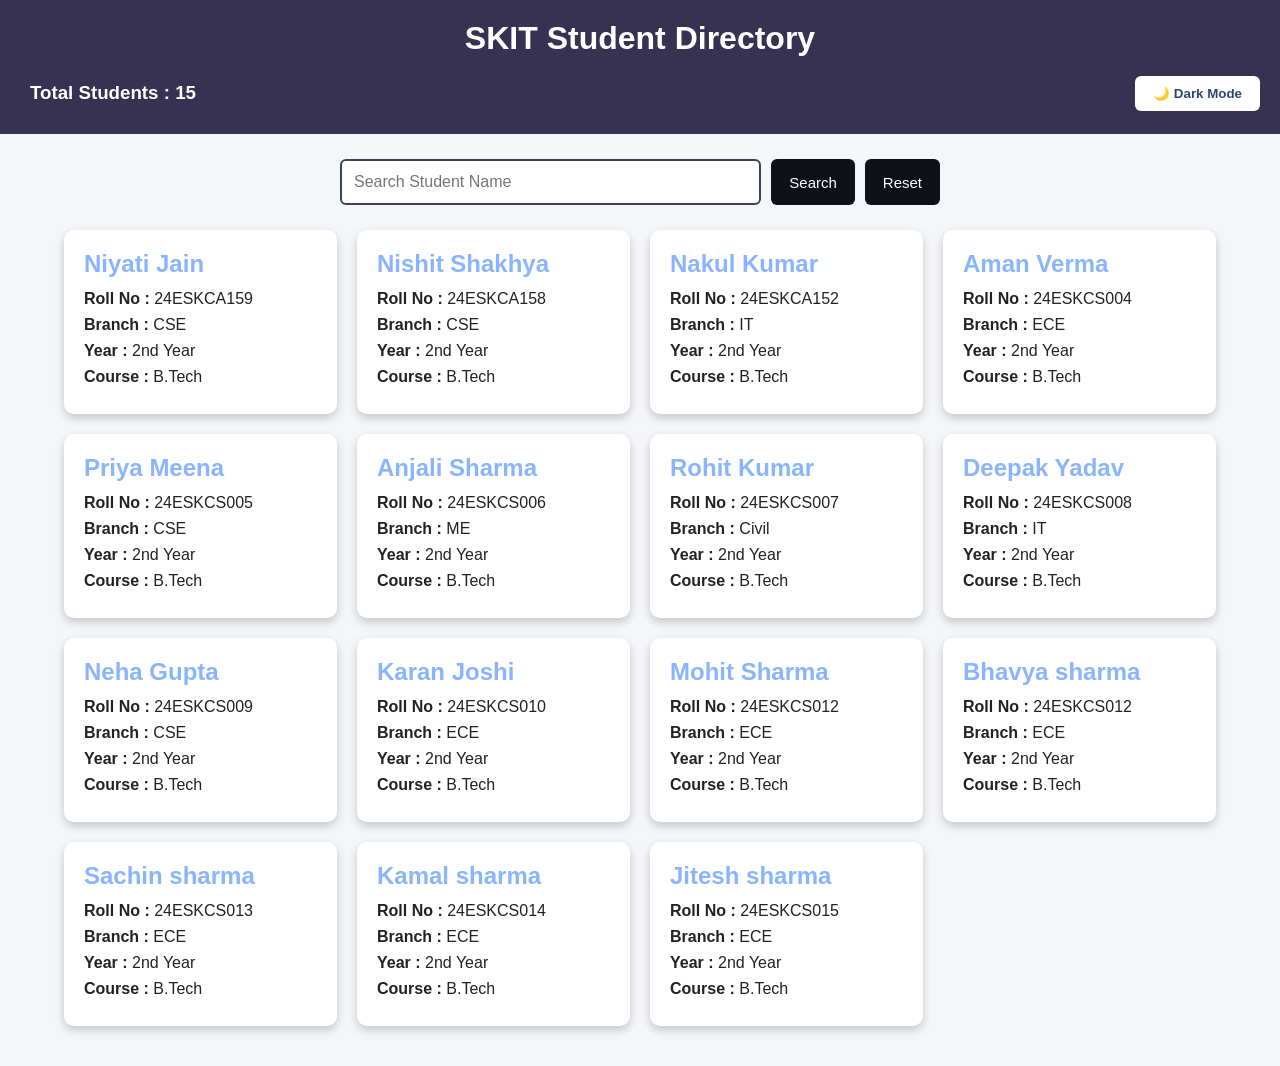
<file: 25ESKCA159/Day-5/index.html>
<!DOCTYPE html>
<html lang="en">
<head>
    <meta charset="UTF-8">
    <meta name="viewport" content="width=device-width, initial-scale=1.0">
    <title>SKIT Student Directory</title>

    <link rel="stylesheet" href="style.css">
</head>
<body>

<header>
    <h1>SKIT Student Directory</h1>

    <div class="top-bar">

        <h3>Total Students : <span id="totalStudent">10</span></h3>

        <button id="modeBtn" onclick="darkMode()">
            🌙 Dark Mode
        </button>

    </div>

</header>

<div class="search-box">

<input
type="text"
id="search"
placeholder="Search Student Name">

<button onclick="searchStudent()">
Search
</button>

<button onclick="resetStudents()">
Reset
</button>

</div>

<div id="message"></div>

<div id="studentContainer">
  <div class="card">
    <h2>${students[i].name}</h2>

    <button class="btn-details">
        Show Details
    </button>

    </div>

<div id="message"></div>

<div id="studentContainer">
    </div>
</div>

</div>
<script src="https://code.jquery.com/jquery-3.7.1.min.js"></script>
<script src="script.js"></script>
<script src="script.js"></script>

</body>
</html>
</file>
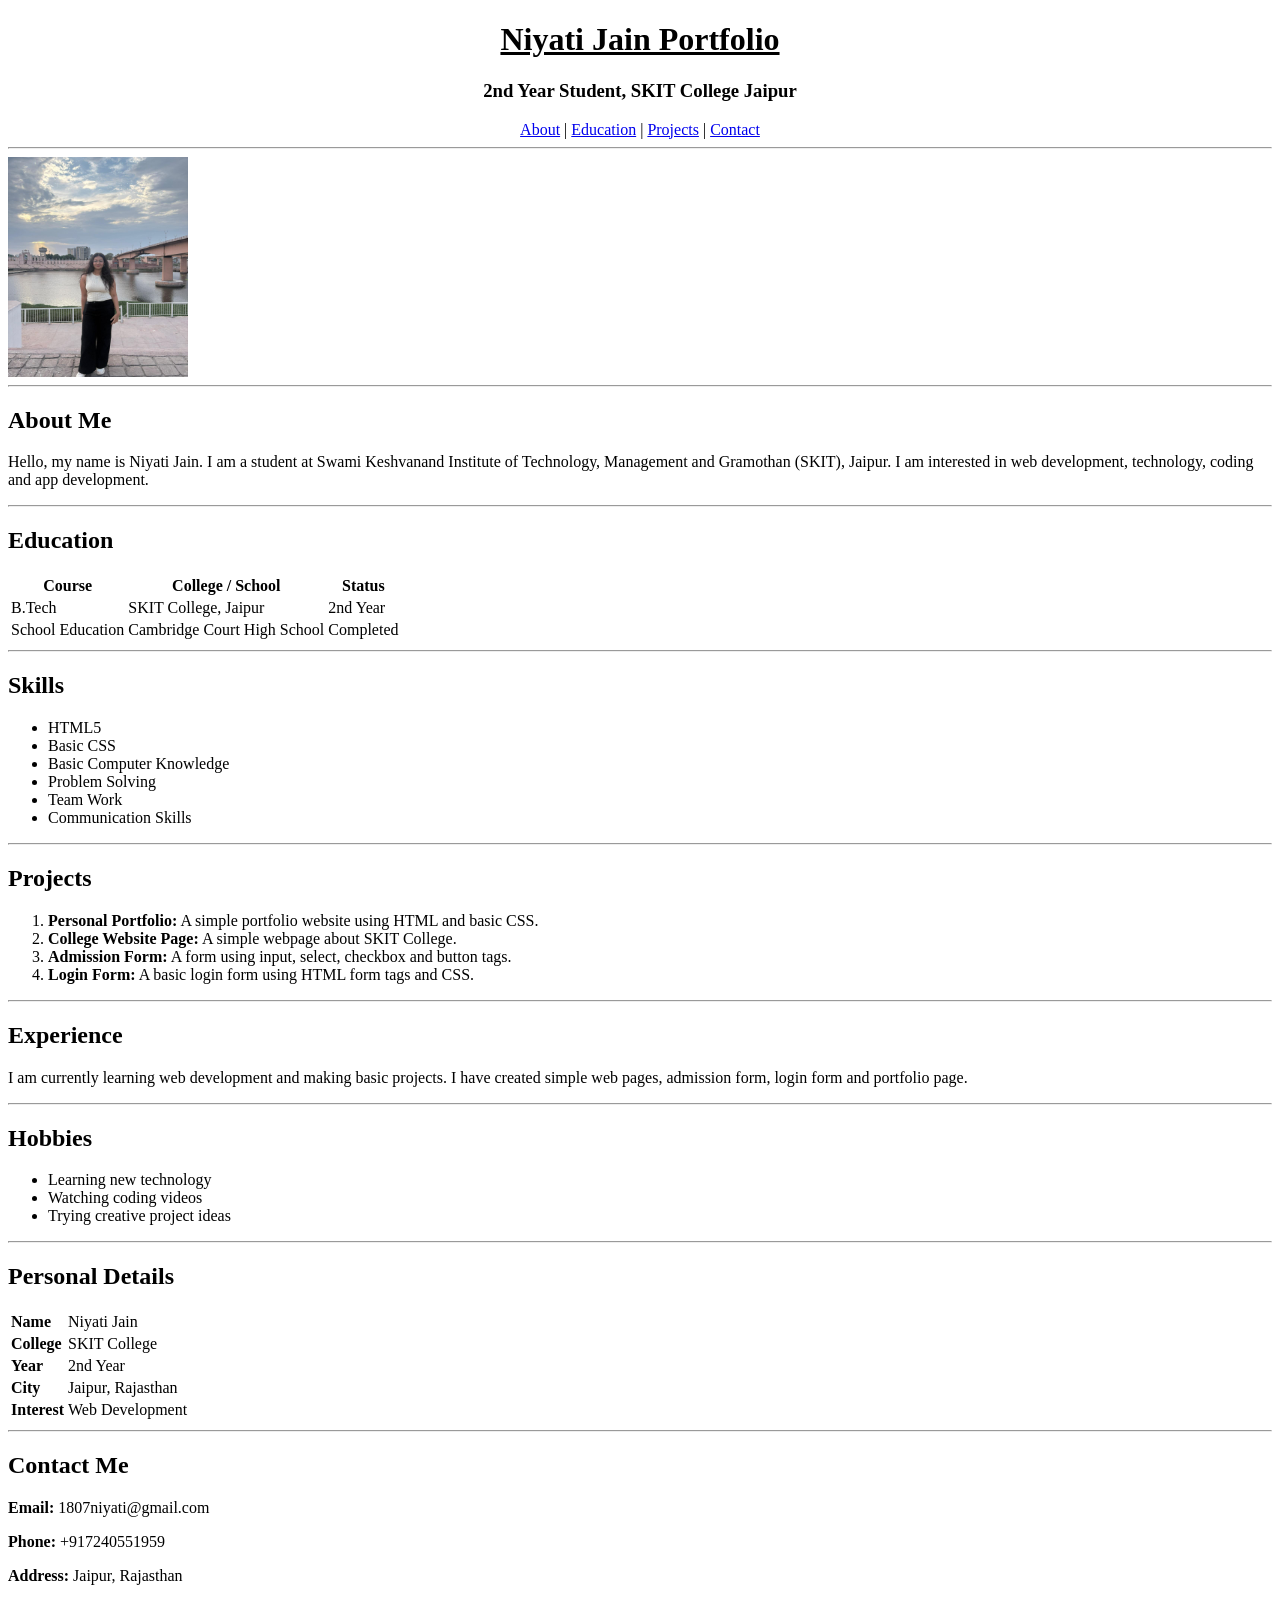
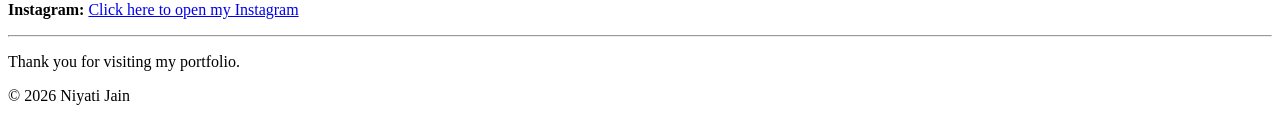
<file: 25ESKCA159/Day-1/portfolio.html>
<!DOCTYPE html>
<html lang="en">
<head>
    <meta charset="UTF-8">
    <meta name="viewport" content="width=device-width, initial-scale=1.0">
    <title>Niyati Jain Portfolio</title>
</head>
<body>
    <div class="container">
        <header>
            <h1 align="center"><u>Niyati Jain Portfolio</u></h1>
            <center>
                <h3>2nd Year Student, SKIT College Jaipur</h3>
                <a href="#about">About</a> |
                <a href="#education">Education</a> |
                <a href="#projects">Projects</a> |
                <a href="#contact">Contact</a>
            </center>
        </header>

        <hr>

        <img src="niyati.jpg" alt="N j logo " width="180" height="220" align="center">

        <hr>

        <main>
            <section id="about">
                <h2>About Me</h2>
                <p>
                    Hello, my name is Niyati Jain. I am a student at Swami Keshvanand
                    Institute of Technology, Management and Gramothan (SKIT), Jaipur.
                    I am interested in web development, technology, coding and app development.
                </p>
               
            </section>

            <hr>

            <section id="education">
                <h2>Education</h2>
                <table>
                    <tr>
                        <th>Course</th>
                        <th>College / School</th>
                        <th>Status</th>
                    </tr>
                    <tr>
                        <td>B.Tech</td>
                        <td>SKIT College, Jaipur</td>
                        <td>2nd Year</td>
                    </tr>
                    <tr>
                        <td>School Education</td>
                        <td>Cambridge Court High School</td>
                        <td>Completed</td>
                    </tr>
                </table>
            </section>

            <hr>

            <section>
                <h2>Skills</h2>
                <ul>
                    <li>HTML5</li>
                    <li>Basic CSS</li>
                    <li>Basic Computer Knowledge</li>
                    <li>Problem Solving</li>
                    <li>Team Work</li>
                    <li>Communication Skills</li>
                </ul>
            </section>

            <hr>

            <section id="projects">
                <h2>Projects</h2>
                <ol>
                    <li><b>Personal Portfolio:</b> A simple portfolio website using HTML and basic CSS.</li>
                    <li><b>College Website Page:</b> A simple webpage about SKIT College.</li>
                    <li><b>Admission Form:</b> A form using input, select, checkbox and button tags.</li>
                    <li><b>Login Form:</b> A basic login form using HTML form tags and CSS.</li>
                </ol>
            </section>

            <hr>

            <section>
                <h2>Experience</h2>
                <p>
                    I am currently learning web development and making basic projects.
                    I have created simple web pages, admission form, login form and portfolio page.
                </p>
            </section>

            <hr>

            <section>
                <h2>Hobbies</h2>
                <ul>
                    <li>Learning new technology</li>
                    <li>Watching coding videos</li>
                    
                    <li>Trying creative project ideas</li>
                </ul>
            </section>

            <hr>

            <section>
                <h2>Personal Details</h2>
                <table>
                    <tr>
                        <td><b>Name</b></td>
                        <td>Niyati Jain</td>
                    </tr>
                    <tr>
                        <td><b>College</b></td>
                        <td>SKIT College</td>
                    </tr>
                    <tr>
                        <td><b>Year</b></td>
                        <td>2nd Year</td>
                    </tr>
                    <tr>
                        <td><b>City</b></td>
                        <td>Jaipur, Rajasthan</td>
                    </tr>
                    <tr>
                        <td><b>Interest</b></td>
                        <td>Web Development</td>
                    </tr>
                </table>
            </section>

            <hr>

            <section id="contact">
                <h2>Contact Me</h2>
                <p><b>Email:</b> 1807niyati@gmail.com</p>
                <p><b>Phone:</b> +917240551959</p>
                <p><b>Address:</b> Jaipur, Rajasthan</p>
                <p>
                    <b>Instagram:</b>
                    <a href="https://www.instagram.com/niyatijain30?igsh=eWExdnB2Z2JqOHZn" target="_blank">
                        Click here to open my Instagram
                    </a>
                </p>
            </section>
        </main>

        <hr>

        <footer>
            <p>Thank you for visiting my portfolio.</p>
            <p>&copy; 2026 Niyati Jain</p>
        </footer>
    </div>
</body>
</html>
</file>
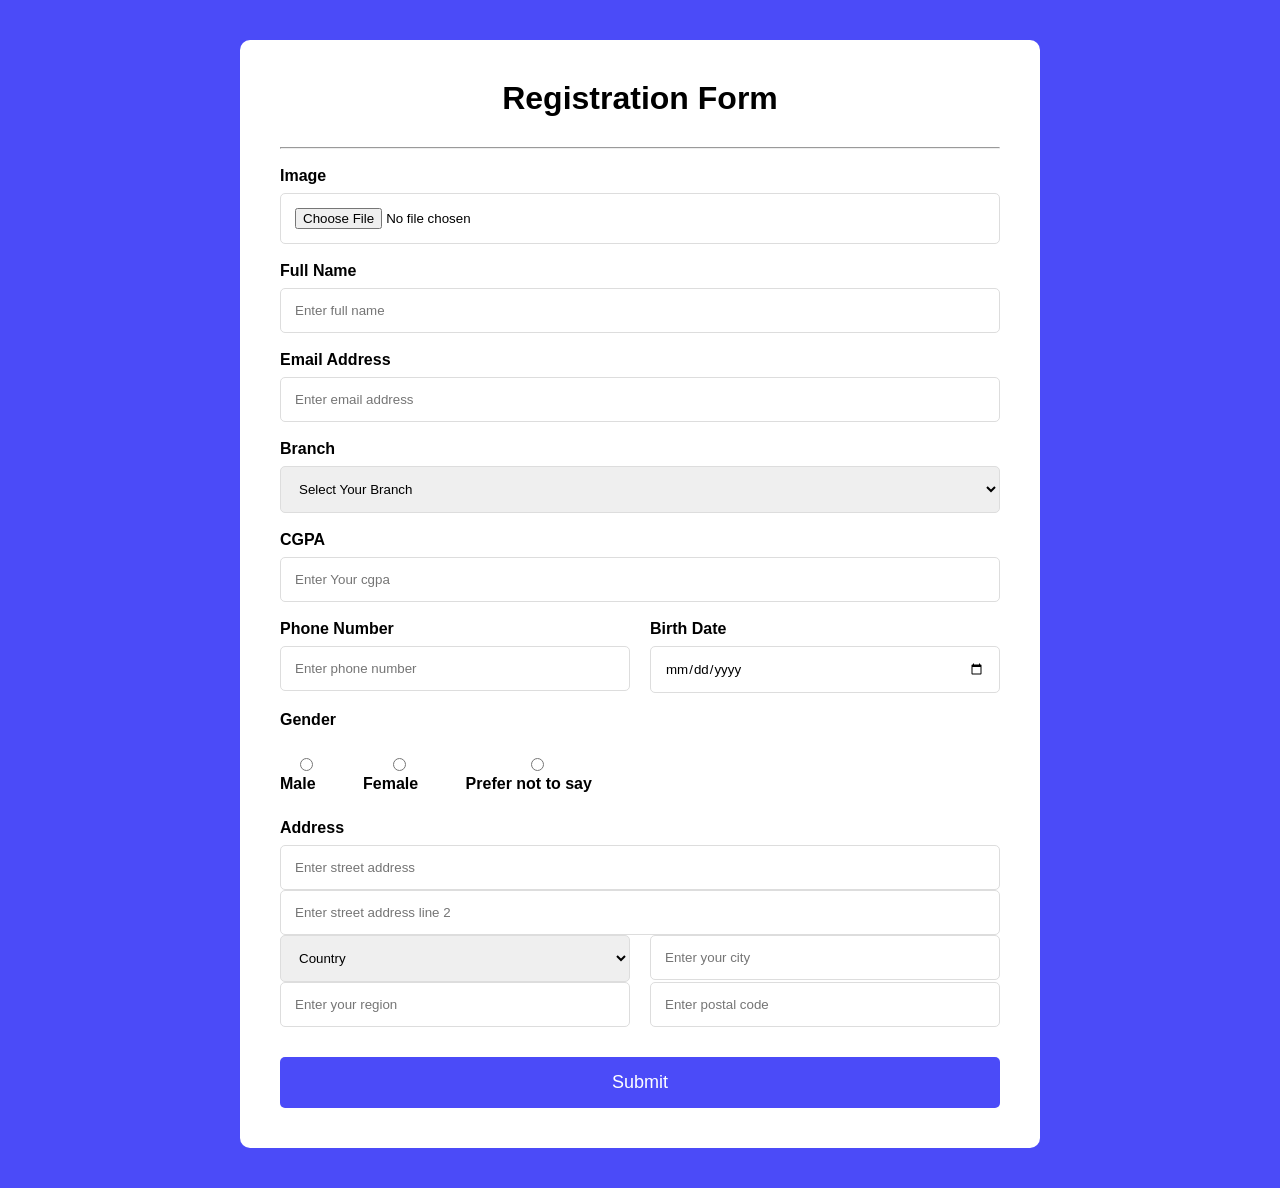
<file: 25ESKCA159/Day-8/form.html>
<!doctype html>
<html lang="en">
  <head>
    <meta charset="UTF-8" />
    <meta name="viewport" content="width=device-width, initial-scale=1.0" />
    <title>Registration Form</title>
    <link rel="stylesheet" href="form.css" />
  </head>

  <body>
    <div class="container">
      <form action="registration.php" method="post" class="form">
        <h1>Registration Form</h1>
        <hr>
        <label>Image</label>
        <input type="file" name="image" id="">

        <label>Full Name</label>
        <input type="text" name = "name" placeholder="Enter full name" />

        <label>Email Address</label>
        <input type="email" name = "email" placeholder="Enter email address" />

        <label for="">Branch</label>
        <select name="branch" id="">
          <option value="">Select Your Branch</option>
          <option value="CSE">CSE</option>
          <option value="AI">AI</option>
          <option value="DS">DS</option>
          <option value="IT">IT</option>
        </select>

        <label for="">CGPA</label>
        <input type="text" name="cgpa" placeholder="Enter Your cgpa">


        <div class="row">
          <div class="col">
            <label>Phone Number</label>
            <input type="tel" name = "phone" placeholder="Enter phone number" />
          </div>

          <div class="col">
            <label>Birth Date</label>
            <input type="date" name = "date" />
          </div>
        </div>

        <label>Gender</label>

        <div class="gender">
          <label><input type="radio" name="gender" /> Male</label>

          <label><input type="radio" name="gender" /> Female</label>

          <label><input type="radio" name="gender" /> Prefer not to say</label>
        </div>

        <label>Address</label>
        <input type="text" name = "address1" placeholder="Enter street address" />

        <input type="text" name = "address2" placeholder="Enter street address line 2" />

        <div class="row">
          <div class="col">
            <select>
              <option>Country</option>
              <option>India</option>
              <option>USA</option>
            </select>
          </div>

          <div class="col">
            <input type="text" name = "city" placeholder="Enter your city" />
          </div>
        </div>

        <div class="row">
          <div class="col">
            <input type="text" placeholder="Enter your region" />
          </div>

          <div class="col">
            <input type="text" placeholder="Enter postal code" />
          </div>
        </div>

        <button type = "submit">Submit</button>
      </form>
    </div>
  </body>
</html>
</file>
<file: 25ESKCA159/Day-5/style.css>
*{
    margin:0;
    padding:0;
    box-sizing:border-box;
    font-family:Arial, Helvetica, sans-serif;
}

body{
    background:#f4f6f9;
    color:#222;
    transition:0.4s;
}

header{
    background:#373152;
    color:white;
    text-align:center;
    padding:20px;
}
.details{
    display:none;
}

.btn-details{
    margin-top:15px;
    padding:10px 15px;
    border:none;
    background:#0d6efd;
    color:white;
    border-radius:5px;
    cursor:pointer;
}
.top-bar{
    display:flex;
    justify-content:space-between;
    align-items:center;
    margin-top:15px;
    flex-wrap:wrap;
}

.top-bar h3{
    margin:10px;
}

#modeBtn{
    padding:10px 18px;
    border:none;
    border-radius:6px;
    cursor:pointer;
    background:white;
    color:#2b466d;
    font-weight:bold;
}

.search-box{
    width:90%;
    max-width:600px;
    margin:25px auto;
    display:flex;
    gap:10px;
    flex-wrap:wrap;
}

.search-box input{
    flex:1;
    padding:12px;
    border:2px solid #394455;
    border-radius:6px;
    font-size:16px;
}

.search-box button{
    padding:12px 18px;
    border:none;
    border-radius:6px;
    background:#0e1218;
    color:white;
    cursor:pointer;
    font-size:15px;
}

.search-box button:hover{
    background:#222529;
}

#message{
    text-align:center;
    color:rgb(97, 69, 69);
    font-size:20px;
    margin-bottom:20px;
    font-weight:bold;
}

#studentContainer{
    width:90%;
    margin:auto;
    display:grid;
    grid-template-columns:repeat(auto-fit,minmax(260px,1fr));
    gap:20px;
    padding-bottom:40px;
}

.card{
    background:white;
    border-radius:10px;
    padding:20px;
    box-shadow:0px 4px 10px rgba(0,0,0,0.2);
    transition:0.3s;
}

.card:hover{
    transform:translateY(-5px);
}

.card h2{
    color:#89b4ff;
    margin-bottom:12px;
}

.card p{
    margin:8px 0;
    font-size:16px;
}

.dark{
    background:#1b1b1b;
    color:white;
}

.dark header{
    background:#111;
}

.dark .card{
    background:#2b2b2b;
    color:white;
}

.dark #modeBtn{
    background:#0d6efd;
    color:white;
}

.dark .search-box input{
    background:#333;
    color:white;
    border:2px solid white;
}

@media(max-width:600px){

.top-bar{
    flex-direction:column;
}

.search-box{
    flex-direction:column;
}

.search-box button{
    width:100%;
}

}
</file>
<file: 25ESKCA159/Day-8/form.css>
*{
margin:0;
padding:0;
box-sizing:border-box;
font-family:Arial;
}

body{
background:#4b4bf8;
display:flex;
justify-content:center;
padding:40px;
}

.container{
width:800px;
}

.form{
background:white;
padding:40px;
border-radius:10px;
}

h1{
text-align:center;
margin-bottom:30px;
}

label{
display:block;
margin-top:18px;
margin-bottom:8px;
font-weight:bold;
}

input,
select{
width:100%;
padding:14px;
border:1px solid #ddd;
border-radius:5px;
}

.row{
display:flex;
gap:20px;
}

.col{
flex:1;
}

.gender{
display:flex;
gap:30px;
margin-top:10px;
}

button{
margin-top:30px;
width:100%;
padding:15px;
background:#4b4bf8;
color:white;
border:none;
font-size:18px;
border-radius:5px;
cursor:pointer;
}

button:hover{
background:#3333ff;
}
</file>
